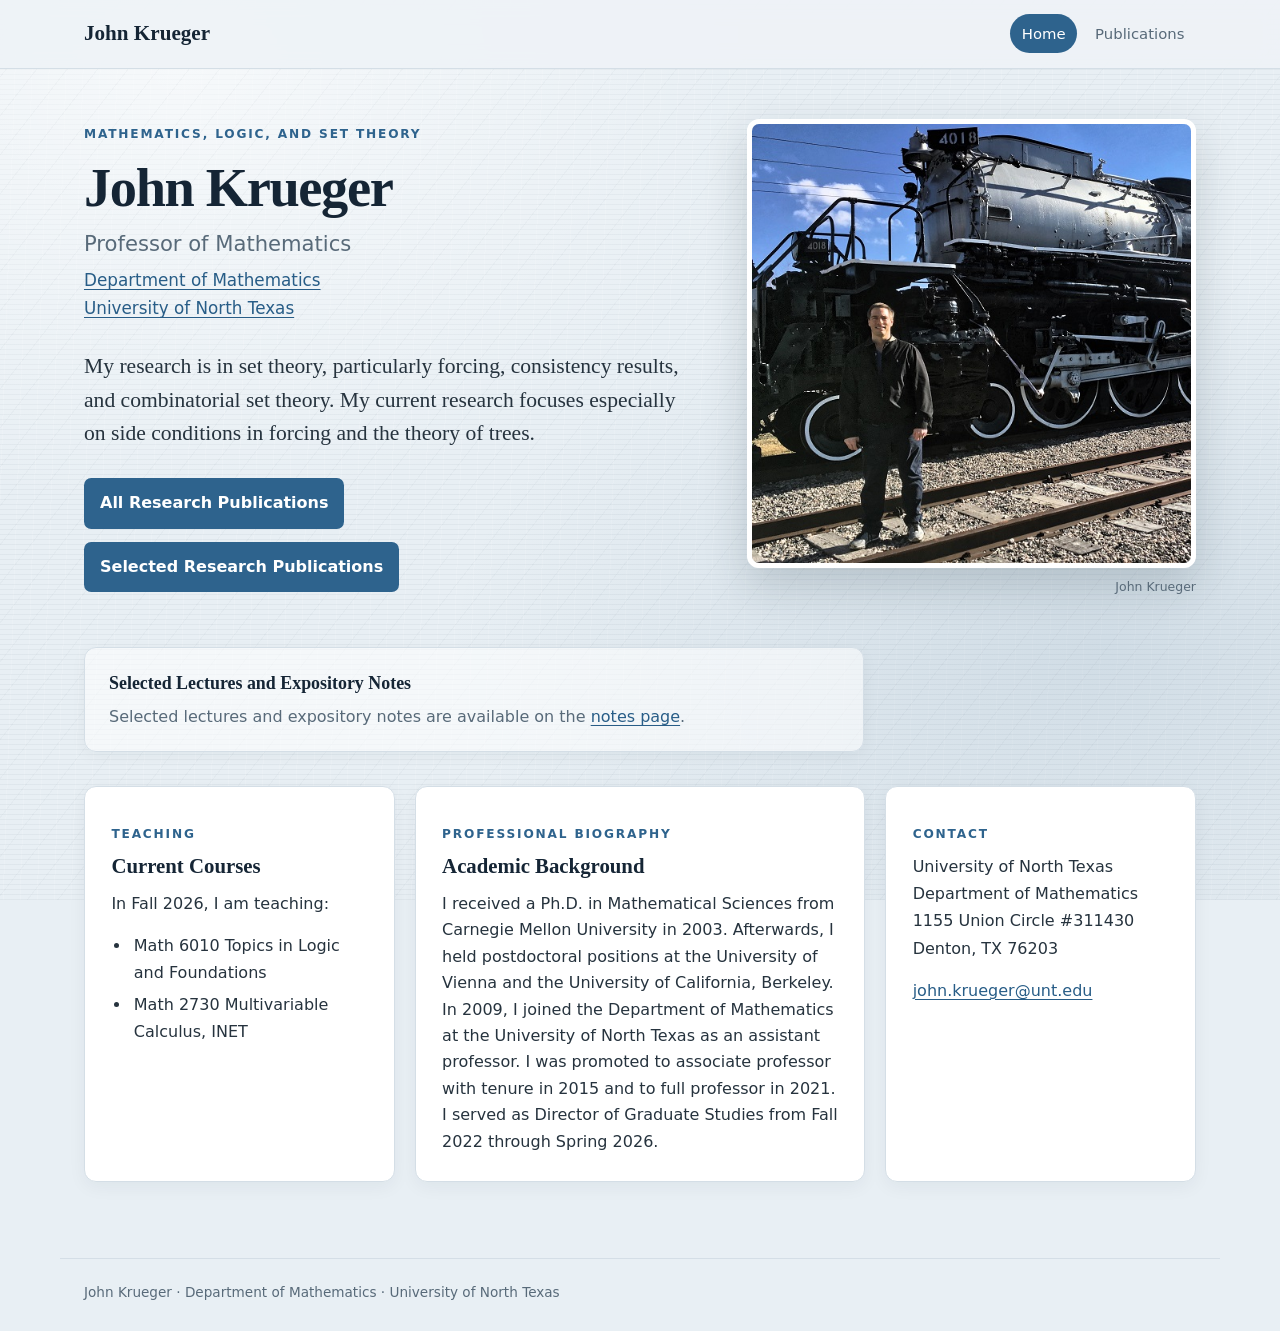
<file: index.html>
<!DOCTYPE html>

<html lang="en">
<head>
<meta charset="utf-8"/>
<meta content="width=device-width, initial-scale=1" name="viewport"/>
<meta content="John Krueger is Professor of Mathematics at the University of North Texas. His research focuses on set theory, forcing, consistency results, combinatorial set theory, side conditions in forcing, and the theory of trees." name="description"/>
<title>John Krueger | Professor of Mathematics | University of North Texas</title>
<link href="style.css" rel="stylesheet"/>
</head>
<body data-page="home">
<a class="skip-link" href="#main">Skip to content</a>
<header class="site-header">
<div class="header-inner">
<a class="site-name" href="/">John Krueger</a>
<nav aria-label="Main navigation" class="site-nav">
<a data-page="home" href="/">Home</a>
<a data-page="papers" href="papers.html">Publications</a>
</nav>
</div>
</header>
<main id="main">
<section class="hero">
<div class="hero-copy">
<p class="eyebrow" style="margin-bottom:0.8rem;display:block;">Mathematics, Logic, and Set Theory</p>
<h1>John Krueger</h1>
<p class="role">Professor of Mathematics</p>
<p class="institution"><a href="https://www.math.unt.edu/">Department of Mathematics</a><br/><a href="https://www.unt.edu/">University of North Texas</a></p>
<p class="intro">My research is in set theory, particularly forcing, consistency results, and combinatorial set theory. My current research focuses especially on side conditions in forcing and the theory of trees.</p>
<div class="hero-actions" style="flex-direction: column; align-items: flex-start;">
  <a class="button primary" href="papers.html">
    All Research Publications
  </a>
  <a class="button primary" href="selected.html">
    Selected Research Publications
  </a>
</div></div>
<figure class="portrait"><img alt="John Krueger standing in front of a historic steam locomotive" src="Dec18-2.jpg"/><figcaption>John Krueger</figcaption></figure>
</section>
<section aria-labelledby="notes-heading" class="notes-brief"><h2 id="notes-heading">Selected Lectures and Expository Notes</h2><p>Selected lectures and expository notes are available on the <a href="notes.html">notes page</a>.</p></section><section class="home-grid">
<article class="card teaching"><p class="section-label">Teaching</p><h2>Current Courses</h2><p>In Fall 2026, I am teaching:</p><ul><li>Math 6010 Topics in Logic and Foundations</li><li>Math 2730 Multivariable Calculus, INET</li></ul></article>
<article class="card biography"><p class="section-label">Professional Biography</p><h2>Academic Background</h2><p>I received a Ph.D. in Mathematical Sciences from Carnegie Mellon University in 2003. Afterwards, I held postdoctoral positions at the University of Vienna and the University of California, Berkeley. In 2009, I joined the Department of Mathematics at the University of North Texas as an assistant professor. I was promoted to associate professor with tenure in 2015 and to full professor in 2021. I served as Director of Graduate Studies from Fall 2022 through Spring 2026.</p></article>
<aside class="card contact"><p class="section-label">Contact</p><address>University of North Texas<br/>Department of Mathematics<br/>1155 Union Circle #311430<br/>Denton, TX 76203</address><p><a href="mailto:john.krueger@unt.edu">john.krueger@unt.edu</a></p></aside>
</section></main>
<footer class="site-footer"><div>John Krueger · Department of Mathematics · University of North Texas</div></footer>
</body>
</html>
</file>
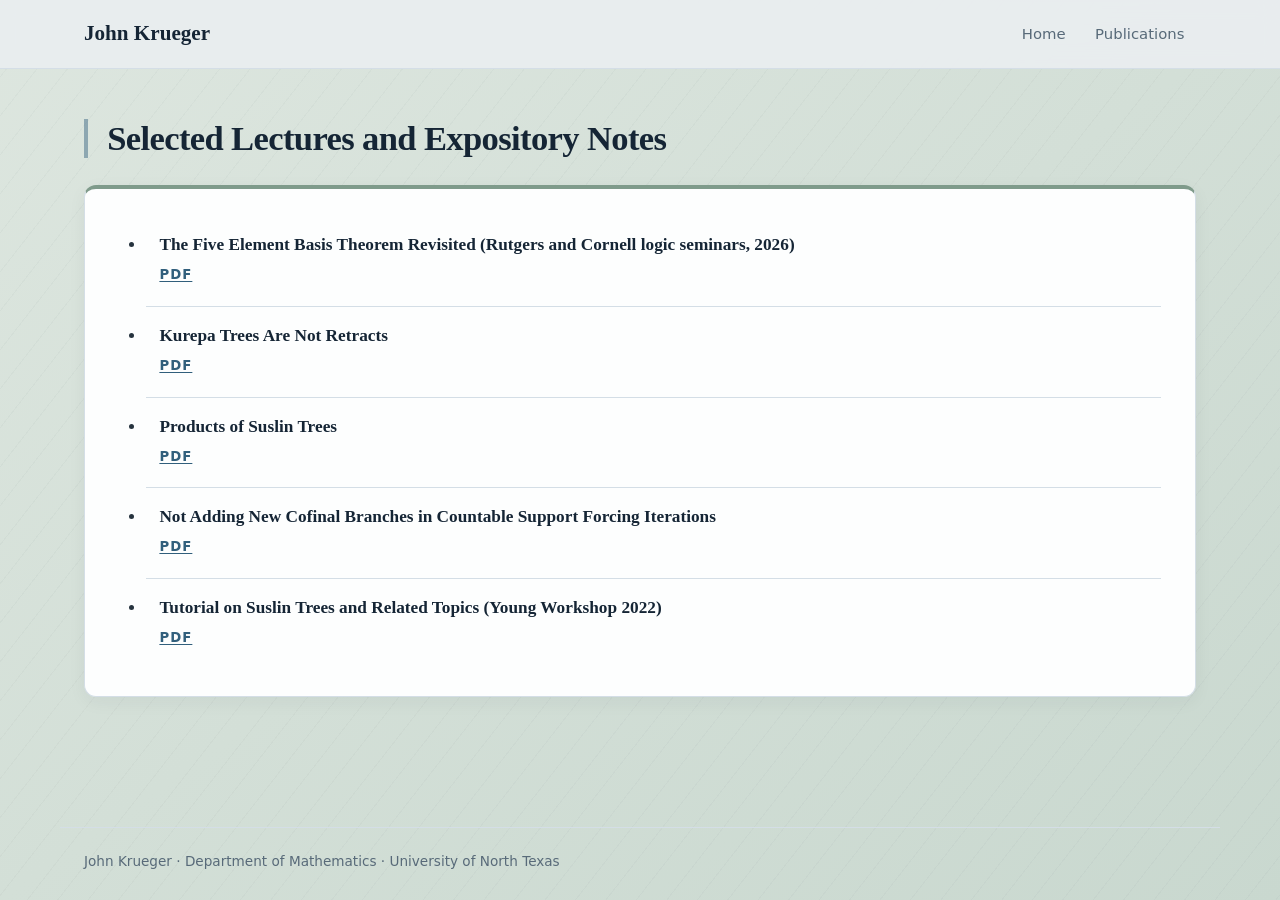
<file: notes.html>
<!DOCTYPE html>

<html lang="en">
<head>
<meta charset="utf-8"/>
<meta content="width=device-width, initial-scale=1" name="viewport"/>
<meta content="Selected lecture notes and expository notes by John Krueger on topics in set theory and mathematics." name="description"/>
<title>Lecture and Notes | John Krueger</title>
<link href="style.css" rel="stylesheet"/>
<style>.page-hero h1{font-size:2rem;white-space:nowrap;}@media(max-width:800px){.page-hero h1{white-space:normal;font-size:1.8rem;}}</style></head>
<body data-page="notes">
<a class="skip-link" href="#main">Skip to content</a>
<header class="site-header">
<div class="header-inner">
<a class="site-name" href="/">John Krueger</a>
<nav aria-label="Main navigation" class="site-nav">
<a data-page="home" href="/">Home</a>
<a data-page="papers" href="papers.html">Publications</a>
</nav>
</div>
</header>
<main id="main"><section class="page-hero"><h1>Selected Lectures and Expository Notes</h1></section><section class="content-panel"><ul class="notes-list">
<li><p><b><em>The Five Element Basis Theorem Revisited (Rutgers and Cornell logic seminars, 2026)</em></b><br/><a href="FEBTR.pdf">pdf</a></p></li>
<li><p><b><em>Kurepa Trees Are Not Retracts</em></b><br/><a href="notes3.pdf">pdf</a></p></li>
<li><p><b><em>Products of Suslin Trees</em></b><br/><a href="notes2.pdf">pdf</a></p></li>
<li><p><b><em>Not Adding New Cofinal Branches in Countable Support Forcing Iterations</em></b><br/><a href="notes1.pdf">pdf</a></p></li><li><p><b><em>Tutorial on Suslin Trees and Related Topics (Young  Workshop 2022)</em></b><br/><a href="Krueger_YSTW.pdf">pdf</a></p></li></ul></section></main>
<footer class="site-footer"><div>John Krueger · Department of Mathematics · University of North Texas</div></footer>
</body>
</html>
</file>
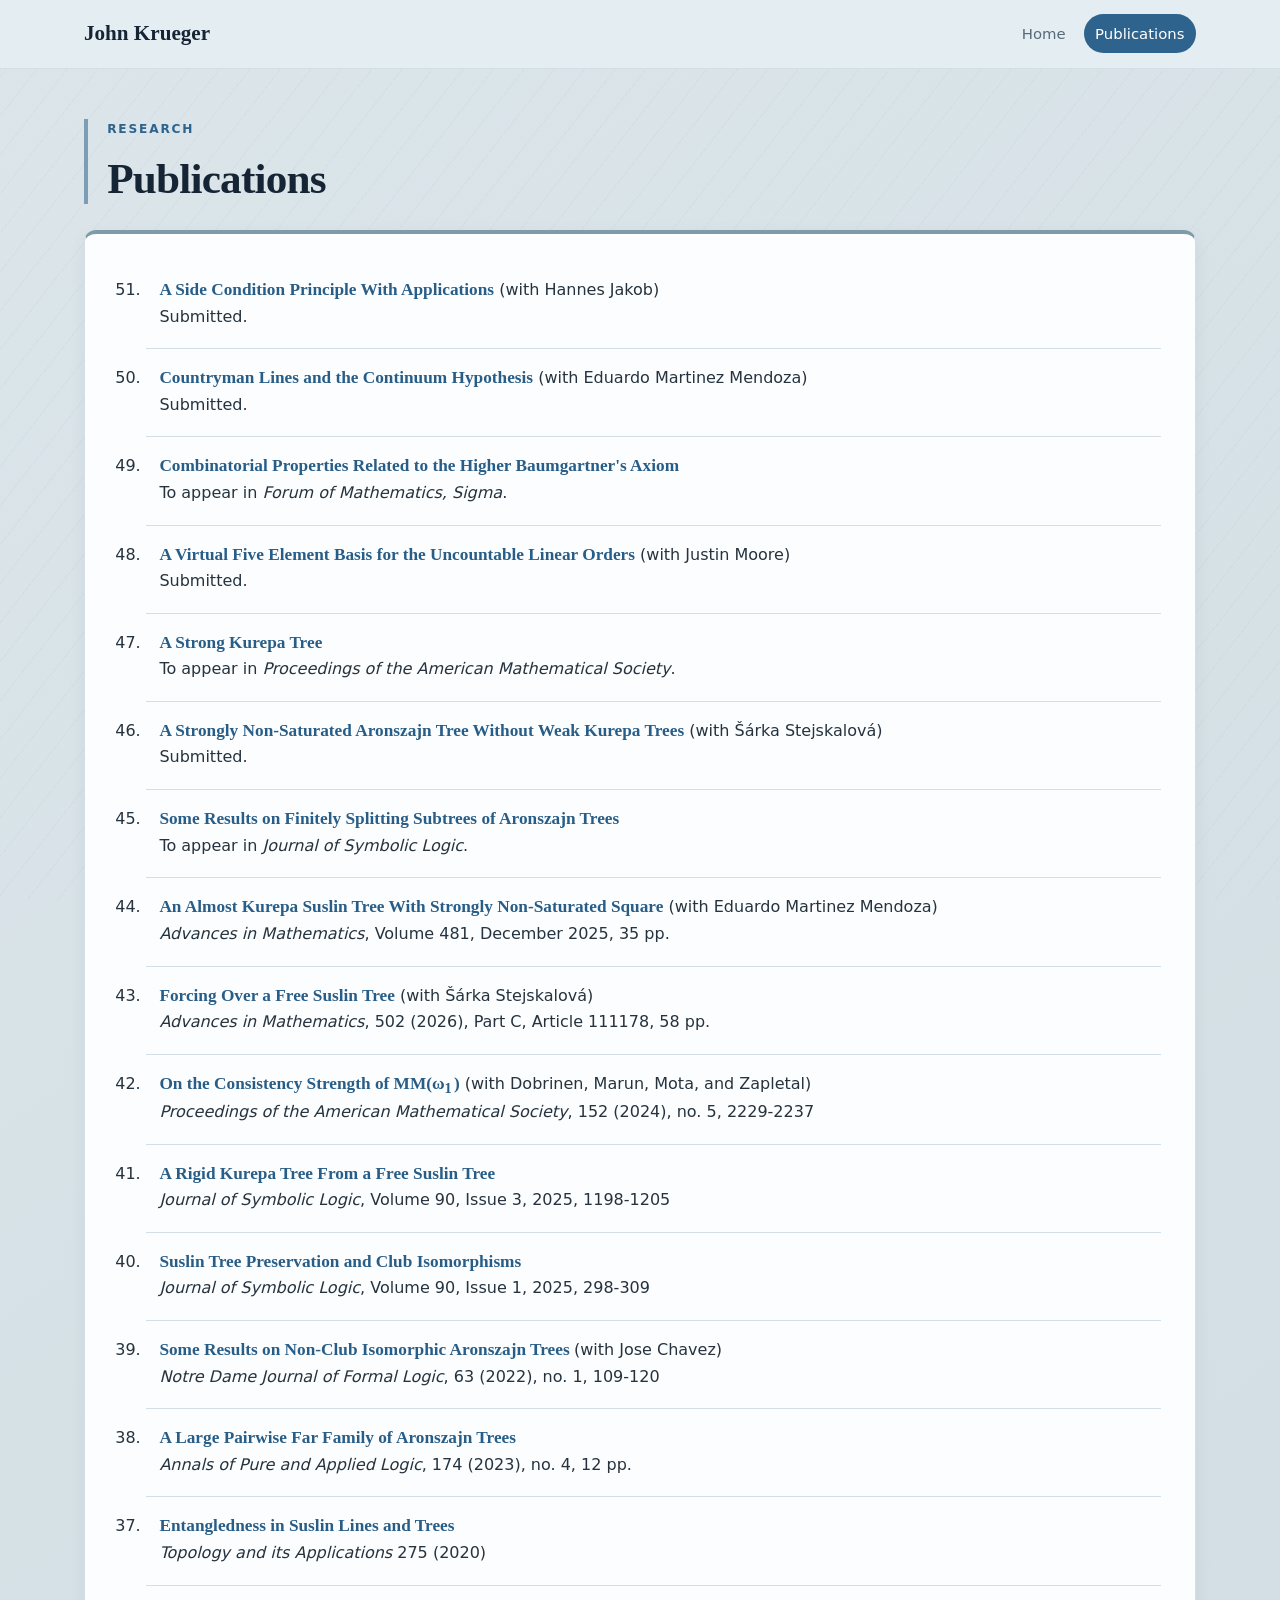
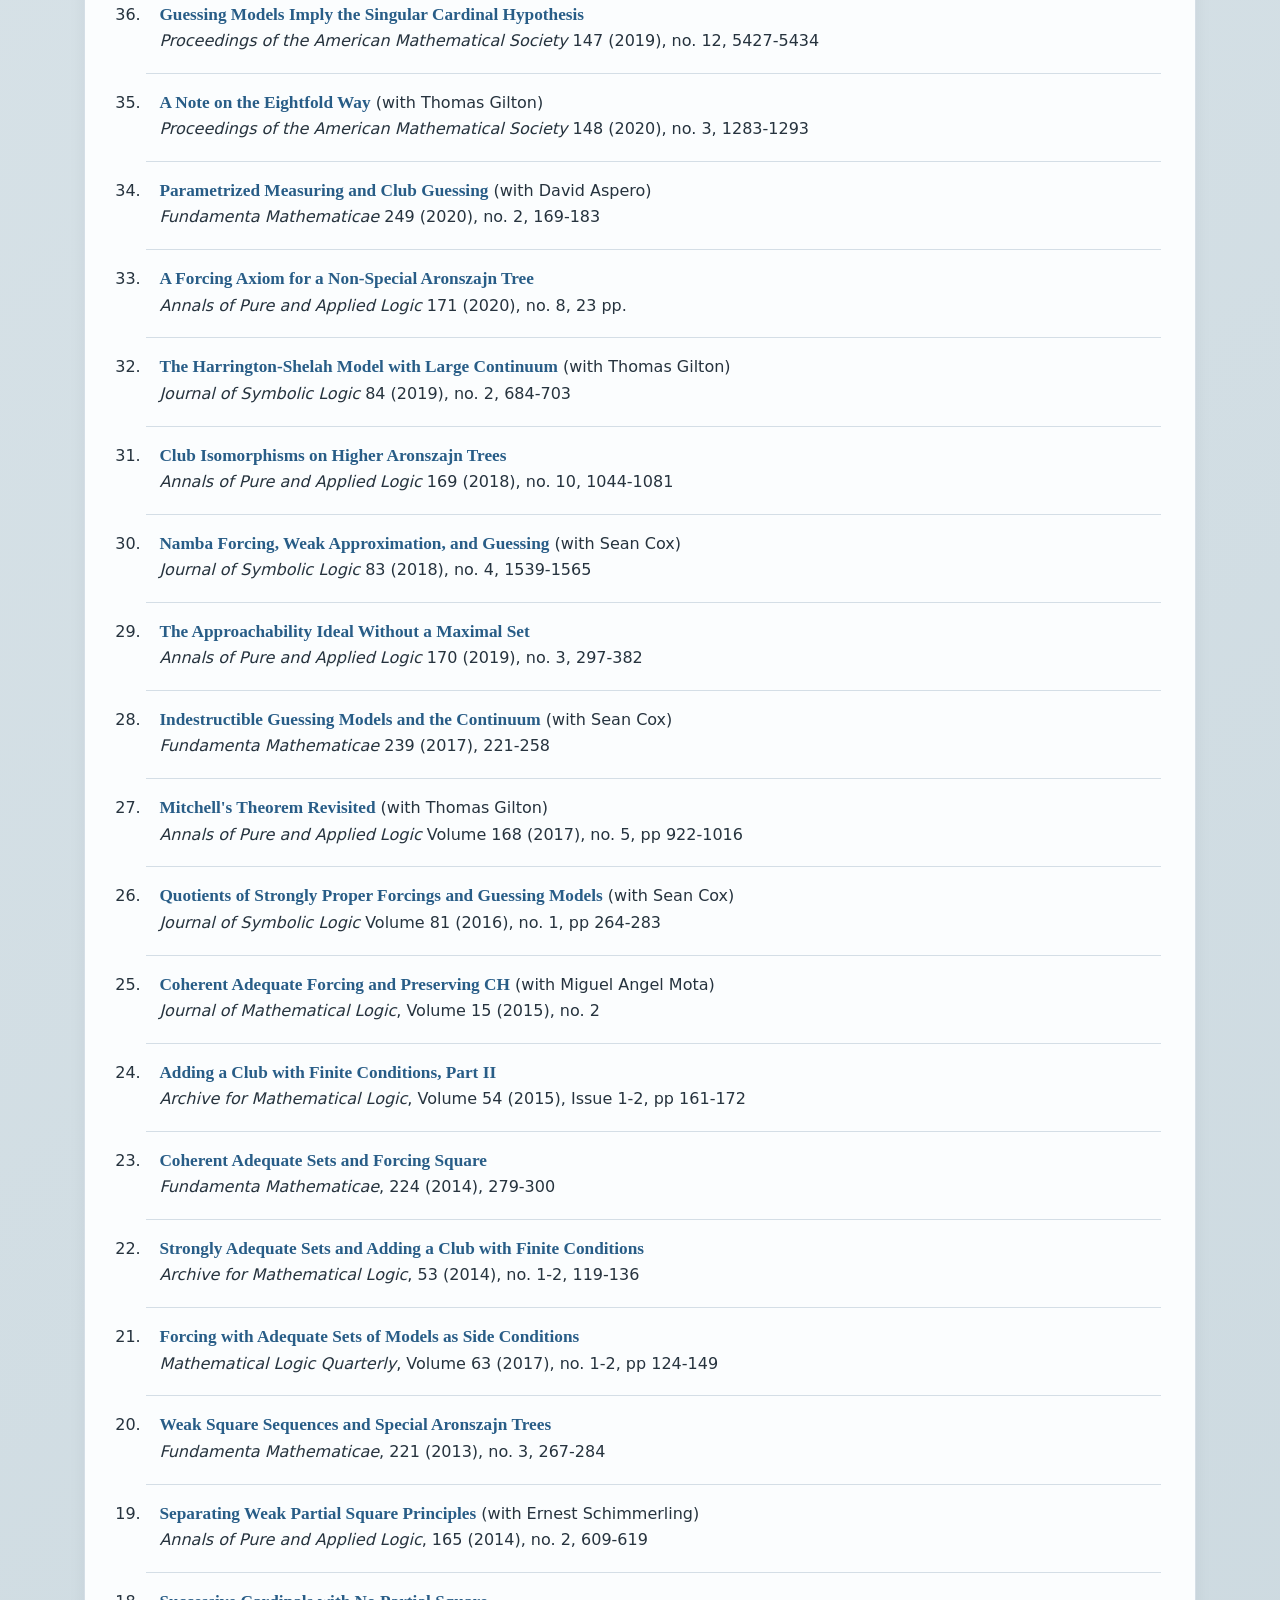
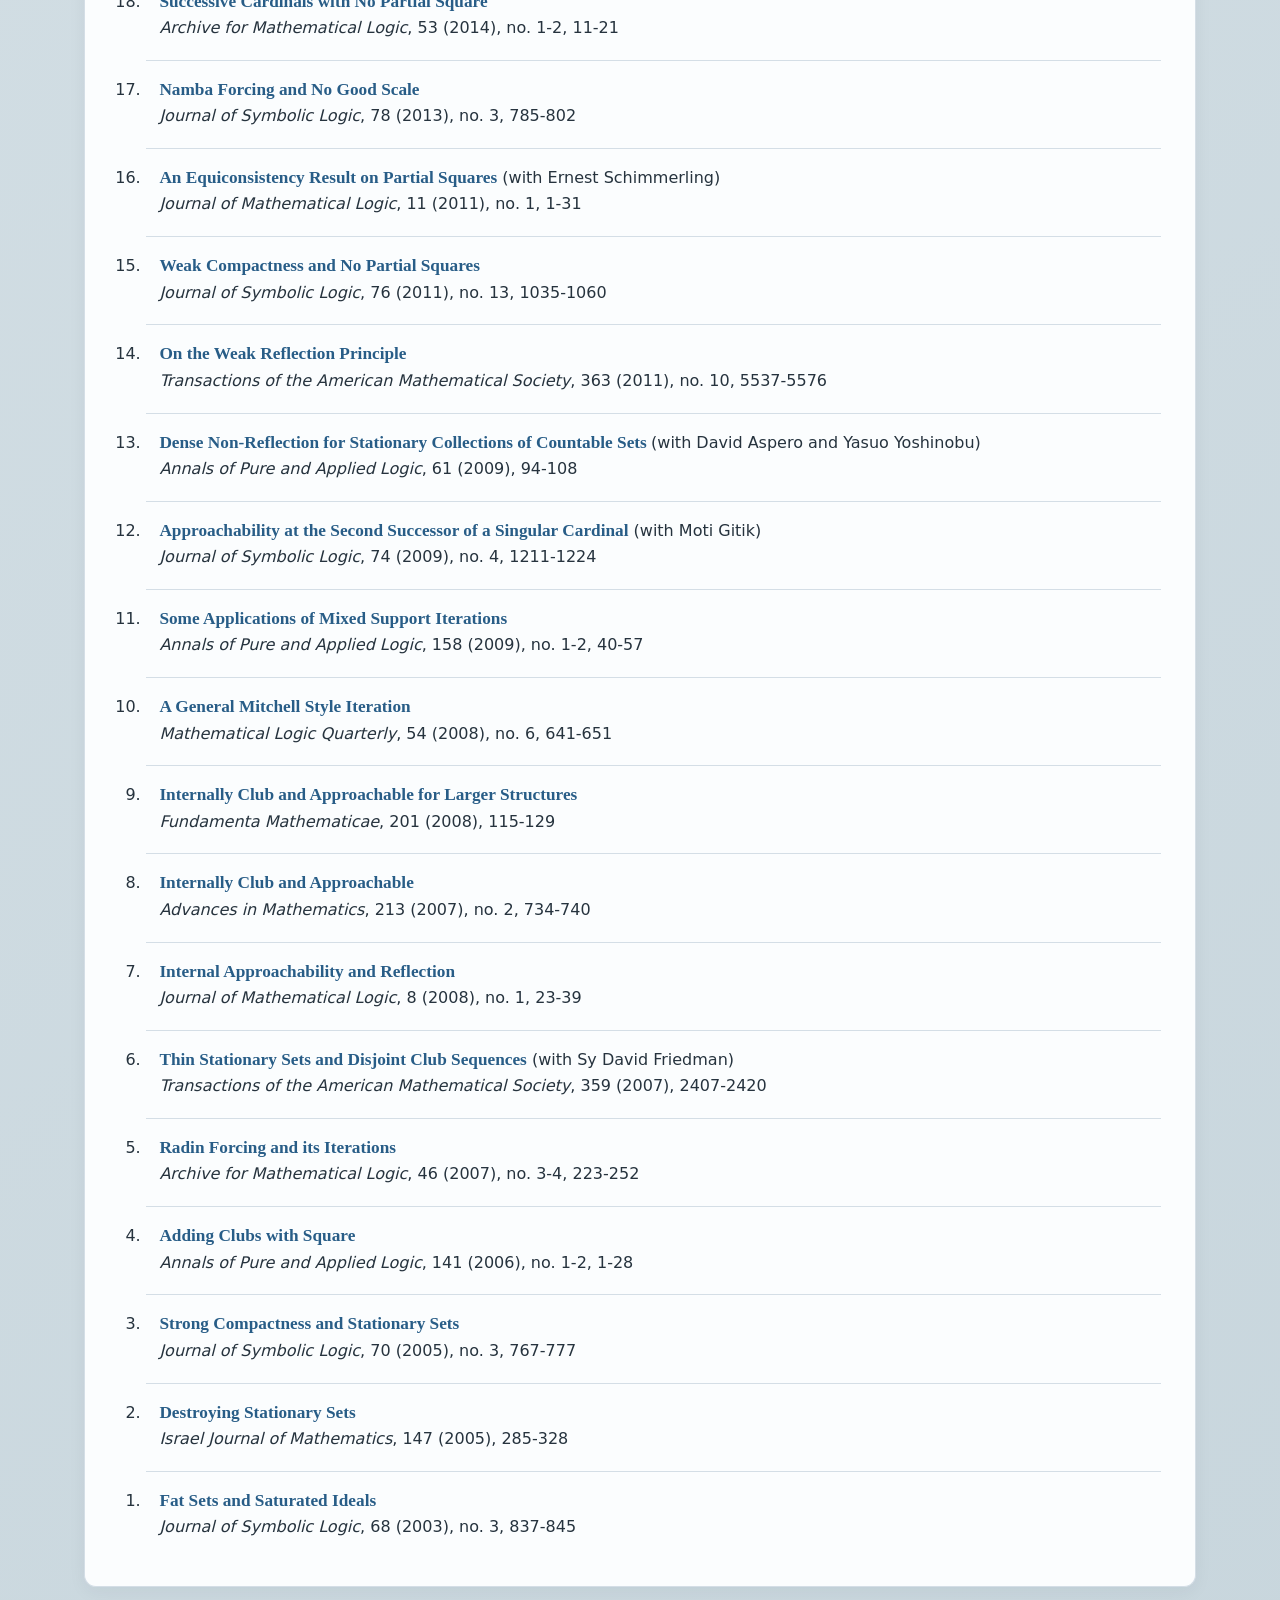
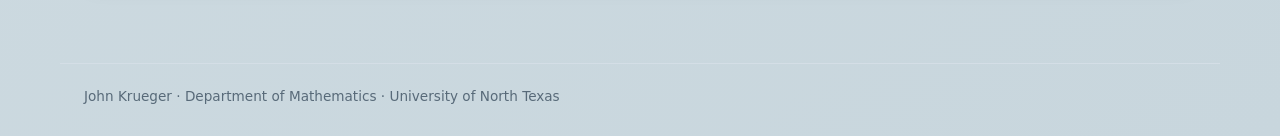
<file: papers.html>
<!DOCTYPE html>
<html lang="en">
<head>
<meta charset="utf-8"/>
<meta content="width=device-width, initial-scale=1" name="viewport"/>
<meta content="Research publications by John Krueger, Professor of Mathematics at the University of North Texas, specializing in set theory, forcing, and combinatorial set theory." name="description"/>
<title>Publications | John Krueger</title>
<link href="style.css" rel="stylesheet"/>
<style>
/* Make publication titles clickable while retaining their original typography. */
.publication-list b em a.paper-title {
  display:inline;
  margin:0;
  font:inherit;
  font-weight:inherit;
  text-transform:none;
  letter-spacing:normal;
  color:var(--link);
  text-decoration:none;
}
.publication-list b em a.paper-title:hover,
.publication-list b em a.paper-title:focus-visible {
  color:var(--accent);
  text-decoration:underline;
}
</style>
</head>
<body data-page="papers">
<a class="skip-link" href="#main">Skip to content</a>
<header class="site-header">
<div class="header-inner">
<a class="site-name" href="/">John Krueger</a>
<nav aria-label="Main navigation" class="site-nav">
<a data-page="home" href="/">Home</a>
<a data-page="papers" href="papers.html">Publications</a>
</nav>
</div>
</header>
<main id="main"><section class="page-hero"><p class="eyebrow">Research</p><h1>Publications</h1></section><section class="content-panel publication-panel"><ol class="publication-list" reversed=""><li><p>
<b><em><a class="paper-title" href="paper51.pdf">A Side Condition Principle With Applications</a></em></b> (with Hannes Jakob)<br/>
Submitted.
</p></li><li><p>
<b><em><a class="paper-title" href="paper50.pdf">Countryman Lines and the Continuum Hypothesis</a></em></b> (with Eduardo Martinez Mendoza)<br/>
Submitted.
</p></li><li><p>
<b><em><a class="paper-title" href="paper49.pdf">Combinatorial Properties Related to the Higher Baumgartner's Axiom</a></em></b><br/>
To appear in <em>Forum of Mathematics, Sigma</em>.
</p></li><li><p>
<b><em><a class="paper-title" href="paper48.pdf">A Virtual Five Element Basis for the Uncountable Linear Orders</a></em></b> (with Justin Moore)<br/>
Submitted.
</p></li><li><p>
<b><em><a class="paper-title" href="paper47.pdf">A Strong Kurepa Tree</a></em></b><br/>
To appear in <em>Proceedings of the American Mathematical Society</em>.
</p></li><li><p>
<b><em><a class="paper-title" href="paper46.pdf">A Strongly Non-Saturated Aronszajn Tree Without Weak Kurepa Trees</a></em></b>
(with Šárka Stejskalová)<br/>
Submitted.
</p></li><li><p>
<b><em><a class="paper-title" href="paper45.pdf">Some Results on Finitely Splitting Subtrees of Aronszajn Trees</a></em></b><br/>
To appear in <em>Journal of Symbolic Logic</em>.
</p></li><li><p>
<b><em><a class="paper-title" href="paper44.pdf">An Almost Kurepa Suslin Tree With Strongly Non-Saturated Square</a></em></b>
(with Eduardo Martinez Mendoza)<br/>
<em>Advances in Mathematics</em>, Volume 481, December 2025, 35 pp.
</p></li><li><p>
<b><em><a class="paper-title" href="paper43.pdf">Forcing Over a Free Suslin Tree</a></em></b>
(with Šárka Stejskalová)<br/>
<em>Advances in Mathematics</em>, 502 (2026), Part C, Article 111178, 58 pp.
</p></li><li><p>
<b><em><a class="paper-title" href="paper42.pdf">On the Consistency Strength of MM(ω<sub>1</sub><span style="font-size: .5em;"> </span>)</a></em></b> (with Dobrinen, Marun, Mota, and Zapletal)<br/>
<em>Proceedings of the American Mathematical Society</em>, 152 (2024), no. 5, 2229-2237
</p></li><li><p>
<b><em><a class="paper-title" href="paper41.pdf">A Rigid Kurepa Tree From a Free Suslin Tree</a></em></b><br/>
<em>Journal of Symbolic Logic</em>, Volume 90, Issue 3, 2025, 1198-1205
</p></li><li><p>
<b><em><a class="paper-title" href="paper40.pdf">Suslin Tree Preservation and Club Isomorphisms</a></em></b><br/>
<em>Journal of Symbolic Logic</em>, Volume 90, Issue 1, 2025, 298-309
</p></li><li><p>
<b><em><a class="paper-title" href="paper39.pdf">Some Results on Non-Club Isomorphic Aronszajn Trees </a></em></b>(with Jose Chavez)<br/>
<em>Notre Dame Journal of Formal Logic</em>, 63 (2022), no. 1, 109-120
</p></li><li><p>
<b><em><a class="paper-title" href="paper38.pdf">A Large Pairwise Far Family of Aronszajn Trees</a></em></b><br/>
<em>Annals of Pure and Applied Logic</em>, 174 (2023), no. 4, 12 pp.
</p></li><li><p>
<b><em><a class="paper-title" href="paper37.pdf">Entangledness in Suslin Lines and Trees</a></em></b><br/>
<em>Topology and its Applications</em> 275 (2020)
</p></li><li><p>
<b><em><a class="paper-title" href="paper36.pdf">Guessing Models Imply the Singular Cardinal Hypothesis</a></em></b><br/>
<em>Proceedings of the American Mathematical Society</em> 147 (2019), no. 12, 5427-5434
</p></li><li><p>
<b><em><a class="paper-title" href="paper35.pdf">A Note on the Eightfold Way</a></em></b> (with Thomas Gilton)<br/>
<em>Proceedings of the American Mathematical Society</em> 148 (2020), no. 3, 1283-1293
</p></li><li><p>
<b><em><a class="paper-title" href="paper34.pdf">Parametrized Measuring and Club Guessing</a></em></b> (with David Aspero)<br/>
<em>Fundamenta Mathematicae</em> 249 (2020), no. 2, 169-183
</p></li><li><p>
<b><em><a class="paper-title" href="paper33.pdf">A Forcing Axiom for a Non-Special Aronszajn Tree</a></em></b><br/>
<em>Annals of Pure and Applied Logic</em> 171 (2020), no. 8, 23 pp. 
</p></li><li><p>
<b><em><a class="paper-title" href="paper32.pdf">The Harrington-Shelah Model with Large Continuum</a></em></b> (with Thomas Gilton)<br/>
<em>Journal of Symbolic Logic</em> 84 (2019), no. 2, 684-703
</p></li><li><p>
<b><em><a class="paper-title" href="paper31.pdf">Club Isomorphisms on Higher Aronszajn Trees</a></em></b><br/>
<em>Annals of Pure and Applied Logic</em> 169 (2018), no. 10, 1044-1081
</p></li><li><p>
<b><em><a class="paper-title" href="paper30.pdf">Namba Forcing, Weak Approximation, and Guessing</a></em></b> (with Sean Cox)<br/>
<em>Journal of Symbolic Logic</em> 83 (2018), no. 4, 1539-1565
</p></li><li><p>
<b><em><a class="paper-title" href="paper29.pdf">The Approachability Ideal Without a Maximal Set</a></em></b><br/>
<em>Annals of Pure and Applied Logic</em> 170 (2019), no. 3, 297-382
</p></li><li><p>
<b><em><a class="paper-title" href="paper28.pdf">Indestructible Guessing Models and the Continuum</a></em></b> (with Sean Cox)<br/>
<em>Fundamenta Mathematicae</em> 239 (2017), 221-258
</p></li><li><p>
<b><em><a class="paper-title" href="paper27.pdf">Mitchell's Theorem Revisited</a></em></b> (with Thomas Gilton)<br/>
<em>Annals of Pure and Applied Logic</em>
Volume 168 (2017), no. 5, pp 922-1016
</p></li><li><p>
<b><em><a class="paper-title" href="paper26.pdf">Quotients of Strongly Proper Forcings and Guessing Models</a></em></b> (with Sean Cox)<br/>
<em>Journal of Symbolic Logic</em>
Volume 81 (2016), no. 1, pp 264-283
</p></li><li><p>
<b><em><a class="paper-title" href="paper25.pdf">Coherent Adequate Forcing and Preserving CH</a></em></b> (with Miguel Angel Mota)<br/>
<em>Journal of Mathematical Logic</em>,
Volume 15 (2015), no. 2
</p></li><li><p>
<b><em><a class="paper-title" href="paper24.pdf">Adding a Club with Finite Conditions, Part II</a></em></b><br/>
<em>Archive for Mathematical Logic</em>,
Volume 54 (2015), Issue 1-2, pp 161-172
</p></li><li><p>
<b><em><a class="paper-title" href="paper23.pdf">Coherent Adequate Sets and Forcing Square</a></em></b><br/>
<em>Fundamenta Mathematicae</em>, 224 (2014), 279-300
</p></li><li><p>
<b><em><a class="paper-title" href="paper22.pdf">Strongly Adequate Sets and Adding a Club with
Finite Conditions</a></em></b><br/>
<em>Archive for Mathematical Logic</em>, 53 (2014), no. 1-2, 119-136
</p></li><li><p>
<b><em><a class="paper-title" href="paper21.pdf">Forcing with Adequate Sets of Models as Side Conditions</a></em></b><br/>
<em>Mathematical Logic Quarterly</em>,
Volume 63 (2017), no. 1-2, pp 124-149
</p></li><li><p>
<b><em><a class="paper-title" href="paper20.pdf">Weak Square Sequences and
Special Aronszajn Trees</a></em></b><br/>
<em>Fundamenta Mathematicae</em>, 221 (2013), no. 3, 267-284
</p></li><li><p>
<b><em><a class="paper-title" href="paper19.pdf">Separating Weak Partial Square
Principles</a></em></b> (with Ernest Schimmerling)<br/>
<em>Annals of Pure and Applied Logic</em>, 165 (2014), no. 2, 609-619
</p></li><li><p>
<b><em><a class="paper-title" href="paper18.pdf">Successive Cardinals with No Partial Square</a></em></b><br/>
<em>Archive for Mathematical Logic</em>, 53 (2014), no. 1-2, 11-21
</p></li><li><p>
<b><em><a class="paper-title" href="paper17.pdf">Namba Forcing and No Good Scale</a></em></b><br/>
<em>Journal of Symbolic Logic</em>, 78 (2013), no. 3, 785-802
</p></li><li><p>
<b><em><a class="paper-title" href="paper16.pdf">An Equiconsistency Result on Partial Squares</a></em></b>
(with Ernest Schimmerling)<br/>
<em>Journal of Mathematical Logic</em>,
11 (2011), no. 1, 1-31
</p></li><li><p>
<b><em><a class="paper-title" href="paper15.pdf">Weak Compactness and No Partial Squares</a></em></b><br/>
<em>Journal of Symbolic Logic</em>, 76 (2011), no. 13,
1035-1060
</p></li><li><p>
<b><em><a class="paper-title" href="paper14.pdf">On the Weak Reflection Principle</a></em></b><br/>
<em>Transactions of the American Mathematical
Society</em>, 363 (2011), no. 10, 5537-5576
</p></li><li><p>
<b><em><a class="paper-title" href="paper13.pdf">Dense Non-Reflection for Stationary Collections of Countable Sets
</a></em></b>(with David Aspero and Yasuo Yoshinobu)<br/>
<em>Annals of Pure and Applied Logic</em>, 61 (2009), 94-108
</p></li><li><p>
<b><em><a class="paper-title" href="paper12.pdf">Approachability at the Second Successor of a Singular Cardinal</a></em></b>
(with Moti Gitik)<br/>
<em>Journal of Symbolic Logic</em>, 74 (2009), no. 4, 1211-1224 
</p></li><li><p>
<b><em><a class="paper-title" href="paper11.pdf">Some Applications of Mixed Support Iterations</a></em></b> <br/>
<em>Annals of Pure and Applied Logic</em>, 158 (2009), no. 1-2, 40-57
</p></li><li><p>
<b><em><a class="paper-title" href="paper10.pdf">A General Mitchell Style Iteration</a></em></b> <br/>
<em>Mathematical Logic Quarterly</em>, 54 (2008), no. 6, 641-651
</p></li><li><p>
<b><em><a class="paper-title" href="paper9.pdf">Internally Club and Approachable for Larger Structures</a></em></b> <br/>
<em>Fundamenta Mathematicae</em>, 201 (2008), 115-129
</p></li><li><p>
<b><em><a class="paper-title" href="paper8.pdf">Internally Club and Approachable</a></em></b> <br/>
<em>Advances in Mathematics</em>, 213 (2007), no. 2, 734-740
</p></li><li><p>
<b><em><a class="paper-title" href="paper7.pdf">Internal Approachability and Reflection</a></em></b><br/>
<em>Journal of Mathematical Logic</em>, 8 (2008), no. 1, 23-39
</p></li><li><p>
<b><em><a class="paper-title" href="paper6.pdf">Thin Stationary Sets and Disjoint Club Sequences</a></em></b>
(with Sy David Friedman) <br/>
<em>Transactions of the American Mathematical Society</em>,
359 (2007), 2407-2420
</p></li><li><p>
<b><em><a class="paper-title" href="paper5.pdf">Radin Forcing and its Iterations</a></em></b><br/>
<em>Archive for Mathematical Logic</em>, 46 (2007), no. 3-4, 223-252
</p></li><li><p>
<b><em><a class="paper-title" href="paper4.pdf">Adding Clubs with Square</a></em></b> <br/>
<em>Annals of Pure and Applied Logic</em>, 141 (2006), no. 1-2, 1-28
</p></li><li><p>
<b><em><a class="paper-title" href="paper3.pdf">Strong Compactness and Stationary Sets</a></em></b> <br/>
<em>Journal of Symbolic Logic</em>, 70 (2005), no. 3, 767-777
</p></li><li><p>
<b><em><a class="paper-title" href="paper2.pdf">Destroying Stationary Sets</a></em></b> <br/>
<em>Israel Journal of Mathematics</em>, 147 (2005), 285-328
</p></li><li><p>
<b><em><a class="paper-title" href="paper1.pdf">Fat Sets and Saturated Ideals</a></em></b> <br/>
<em>Journal of Symbolic Logic</em>, 68 (2003), no. 3, 837-845
</p></li></ol></section></main>
<footer class="site-footer"><div>John Krueger · Department of Mathematics · University of North Texas</div></footer>
</body>
</html>
</file>
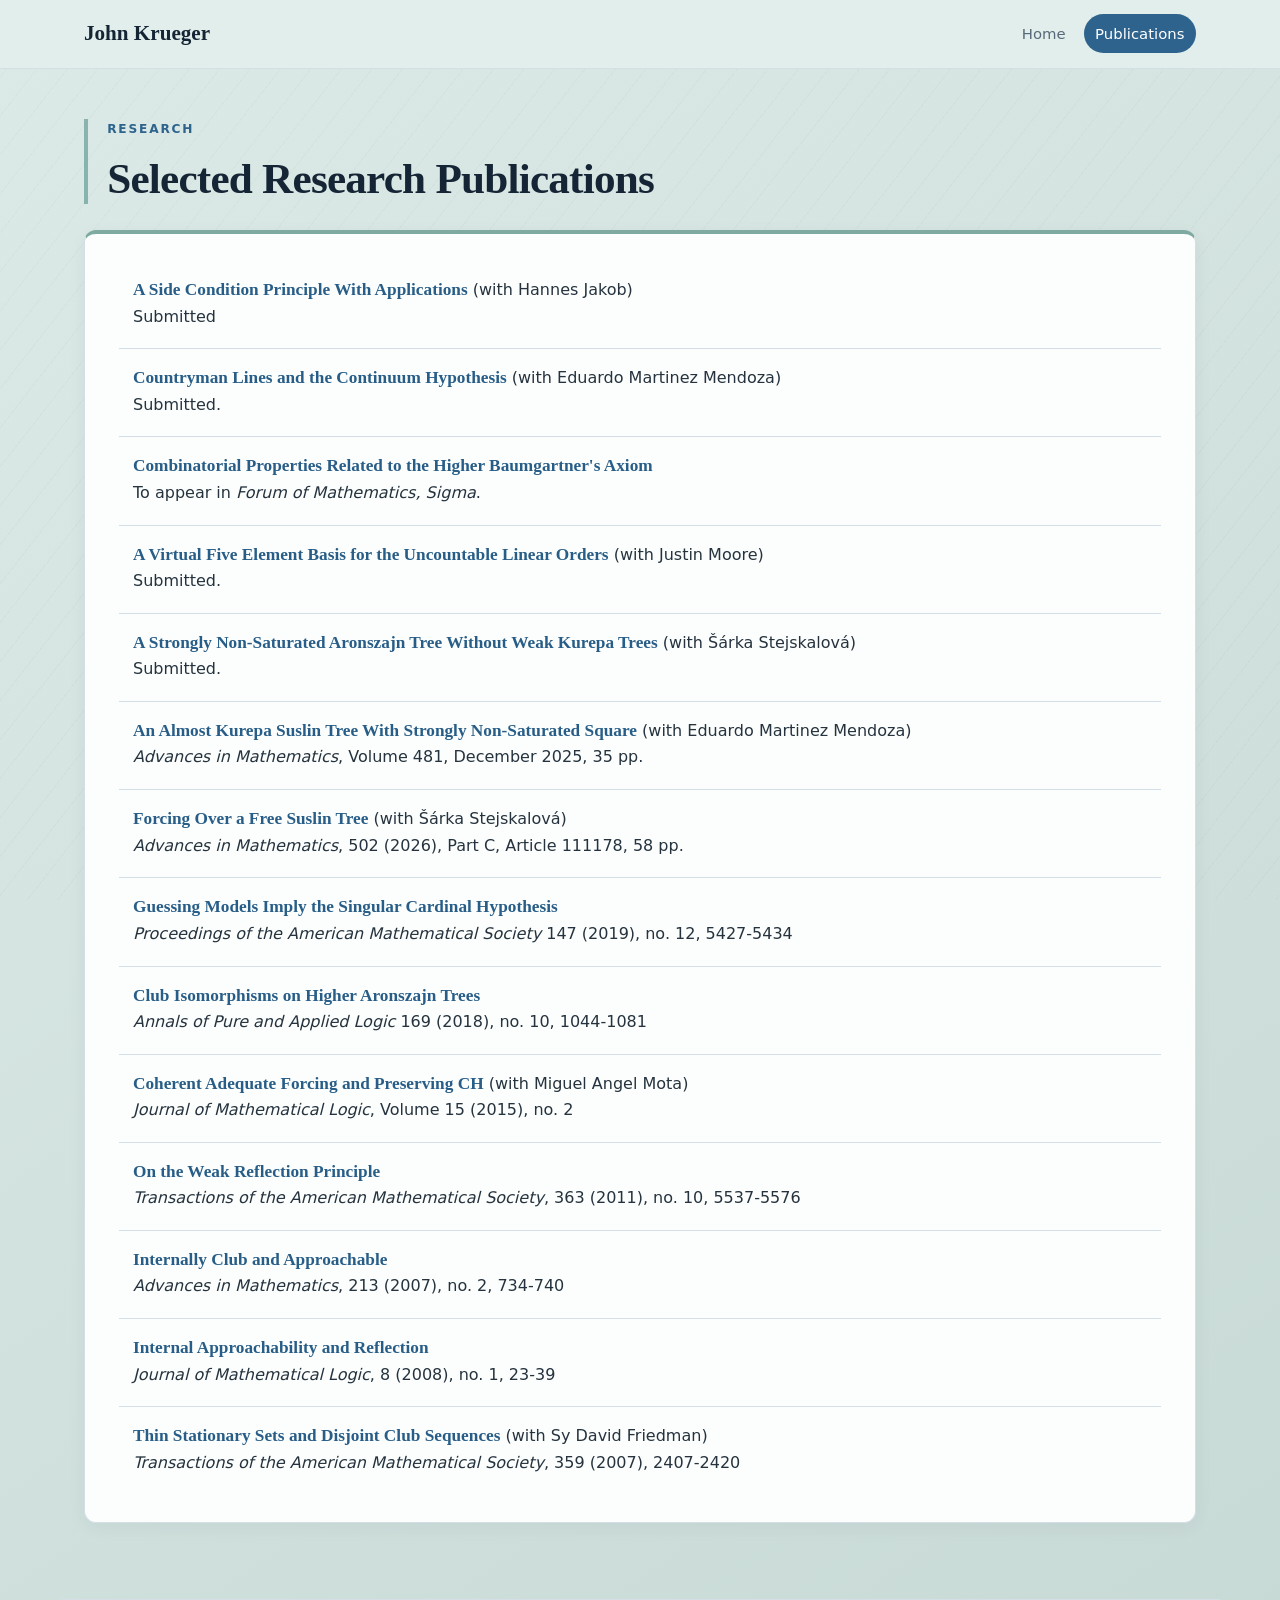
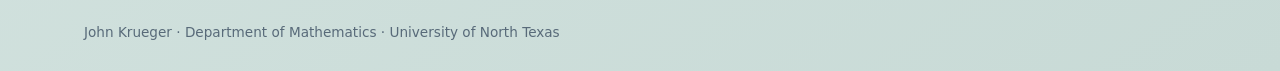
<file: selected.html>
<!DOCTYPE html>
<html lang="en">
<head>
<meta charset="utf-8"/>
<meta content="width=device-width, initial-scale=1" name="viewport"/>
<meta content="Selected research publications by John Krueger, Professor of Mathematics at the University of North Texas." name="description"/>
<title>Selected Research Publications | John Krueger</title>
<link href="style.css" rel="stylesheet"/>
<style>
/* Use the same layout and type styling as papers.html. Only the background
   color, list numbering, and linked paper titles differ. */
body[data-page="papers"].selected-publications {
  --bg:#e2eeeb;
  --header:rgba(226,238,235,.94);
  --panel:#fbfefd;
  --soft:#d8e9e4;
  background:linear-gradient(145deg,#dceae7 0%,#c8dad6 100%) !important;
}
body[data-page="papers"].selected-publications .content-panel {
  border-top-color:#7faaa2;
}
body[data-page="papers"].selected-publications .page-hero {
  border-left-color:rgba(68,137,127,.55);
}
/* No numbers or bullets; same publication spacing and typography. */
.selected-list {
  list-style:none;
  padding-left:0;
}
/* Linked titles have the same appearance as titles on papers.html. */
.selected-list b em a {
  display:inline;
  margin:0;
  font-family:inherit;
  font-size:inherit;
  font-weight:inherit;
  letter-spacing:inherit;
  text-transform:none;
  color:var(--link);
  text-decoration:none;
}
.selected-list b em a:hover,
.selected-list b em a:focus-visible {
  color:var(--accent);
  text-decoration:underline;
}
</style>
</head>
<body data-page="papers" class="selected-publications">
<a class="skip-link" href="#main">Skip to content</a>
<header class="site-header">
<div class="header-inner">
<a class="site-name" href="/">John Krueger</a>
<nav aria-label="Main navigation" class="site-nav">
<a data-page="home" href="/">Home</a>
<a data-page="papers" href="papers.html">Publications</a>
</nav>
</div>
</header>
<main id="main"><section class="page-hero"><p class="eyebrow">Research</p><h1>Selected Research Publications</h1></section><section class="content-panel publication-panel"><ul class="publication-list selected-list">
<li><p>
<b><em><a class="paper-title" href="paper51.pdf">A Side Condition Principle With Applications</a></em></b> (with Hannes Jakob)<br/>
Submitted
</p></li><li><p>
<b><em><a href="paper50.pdf">Countryman Lines and the Continuum Hypothesis</a></em></b> (with Eduardo Martinez Mendoza)<br/>
          Submitted.
</p></li>
<li><p>
<b><em><a href="paper49.pdf">Combinatorial Properties Related to the Higher Baumgartner's Axiom</a></em></b><br/>
          To appear in <em>Forum of Mathematics, Sigma</em>.
</p></li>
<li><p>
<b><em><a href="paper48.pdf">A Virtual Five Element Basis for the Uncountable Linear Orders</a></em></b> (with Justin Moore)<br/>
          Submitted.
</p></li>
<li><p>
<b><em><a href="paper46.pdf">A Strongly Non-Saturated Aronszajn Tree Without Weak Kurepa Trees</a></em></b> (with Šárka Stejskalová)<br/>
          Submitted.
</p></li>
<li><p>
<b><em><a href="paper44.pdf">An Almost Kurepa Suslin Tree With Strongly Non-Saturated Square</a></em></b> (with Eduardo Martinez Mendoza)<br/>
<em>Advances in Mathematics</em>, Volume 481, December 2025, 35 pp.
</p></li>
<li><p>
<b><em><a href="paper43.pdf">Forcing Over a Free Suslin Tree</a></em></b> (with Šárka Stejskalová)<br/>
<em>Advances in Mathematics</em>, 502 (2026), Part C, Article 111178, 58 pp.
</p></li>
<li><p>
<b><em><a href="paper36.pdf">Guessing Models Imply the Singular Cardinal Hypothesis</a></em></b><br/>
<em>Proceedings of the American Mathematical Society</em> 147 (2019), no. 12, 5427-5434
</p></li>
<li><p>
<b><em><a href="paper31.pdf">Club Isomorphisms on Higher Aronszajn Trees</a></em></b><br/>
<em>Annals of Pure and Applied Logic</em> 169 (2018), no. 10, 1044-1081
</p></li>
<li><p>
<b><em><a href="paper25.pdf">Coherent Adequate Forcing and Preserving CH</a></em></b> (with Miguel Angel Mota)<br/>
<em>Journal of Mathematical Logic</em>, Volume 15 (2015), no. 2
</p></li>
<li><p>
<b><em><a href="paper14.pdf">On the Weak Reflection Principle</a></em></b><br/>
<em>Transactions of the American Mathematical Society</em>, 363 (2011), no. 10, 5537-5576
</p></li>
<li><p>
<b><em><a href="paper8.pdf">Internally Club and Approachable</a></em></b><br/>
<em>Advances in Mathematics</em>, 213 (2007), no. 2, 734-740
</p></li>
<li><p>
<b><em><a href="paper7.pdf">Internal Approachability and Reflection</a></em></b><br/>
<em>Journal of Mathematical Logic</em>, 8 (2008), no. 1, 23-39
</p></li>
<li><p>
<b><em><a href="paper6.pdf">Thin Stationary Sets and Disjoint Club Sequences</a></em></b> (with Sy David Friedman)<br/>
<em>Transactions of the American Mathematical Society</em>, 359 (2007), 2407-2420
</p></li>
</ul></section></main>
<footer class="site-footer"><div>John Krueger · Department of Mathematics · University of North Texas</div></footer>
</body>
</html>
</file>
<file: style.css>
*{box-sizing:border-box}html{scroll-behavior:smooth}body{margin:0;font-family:Inter,ui-sans-serif,system-ui,-apple-system,"Segoe UI",sans-serif;background:var(--bg);color:var(--text);line-height:1.65}a{color:var(--link);text-decoration-thickness:.08em;text-underline-offset:.18em}a:hover{color:var(--accent)}.skip-link{position:absolute;left:-9999px}.skip-link:focus{left:1rem;top:1rem;background:white;padding:.6rem 1rem;z-index:20}.site-header{background:var(--header);border-bottom:1px solid var(--border);position:sticky;top:0;z-index:10;backdrop-filter:blur(10px)}.header-inner{max-width:1160px;margin:auto;padding:.9rem 1.5rem;display:flex;align-items:center;justify-content:space-between;gap:2rem}.site-name{font-family:Georgia,serif;font-size:1.32rem;font-weight:700;color:var(--heading);text-decoration:none}.site-nav{display:flex;gap:.4rem;flex-wrap:wrap}.site-nav a{padding:.45rem .72rem;border-radius:999px;text-decoration:none;color:var(--muted);font-size:.93rem}.site-nav a:hover,.site-nav a:focus{background:var(--soft);color:var(--heading)}body[data-page="home"] .site-nav [data-page="home"],body[data-page="papers"] .site-nav [data-page="papers"],body[data-page="notes"] .site-nav [data-page="notes"]{background:var(--accent);color:var(--on-accent)}main{max-width:1160px;margin:auto;padding:3.5rem 1.5rem 5rem}.hero{display:grid;grid-template-columns:minmax(0,1.15fr) minmax(300px,.85fr);gap:4rem;align-items:center}.eyebrow,.section-label{text-transform:uppercase;letter-spacing:.15em;font-size:.76rem;font-weight:800;color:var(--accent);margin:0 0 .7rem}.hero h1,.page-hero h1{font-family:Georgia,serif;color:var(--heading);font-weight:700;line-height:1.05;margin:.1rem 0}.hero h1{font-size:clamp(3rem,7vw,5.8rem)}.role{font-size:1.32rem;margin:.8rem 0 .1rem;color:var(--muted)}.institution{font-size:1.05rem}.intro{font-family:Georgia,serif;font-size:1.35rem;line-height:1.55;max-width:690px;margin:2rem 0}.hero-actions{display:flex;gap:.8rem;flex-wrap:wrap}.button{display:inline-block;padding:.75rem 1rem;border-radius:.45rem;text-decoration:none;font-weight:700}.button.primary{background:var(--accent);color:var(--on-accent)}.button.secondary{border:1px solid var(--border-strong);color:var(--heading);background:var(--panel)}.portrait{margin:0;position:relative}.portrait img{display:block;width:100%;aspect-ratio:1/1;object-fit:cover;border-radius:var(--image-radius);box-shadow:var(--shadow);border:var(--image-border)}.portrait figcaption{font-size:.78rem;color:var(--muted);margin-top:.55rem;text-align:right}.home-grid{display:grid;grid-template-columns:1fr 1.45fr 1fr;gap:1.1rem;margin-top:4rem}.card,.content-panel{background:var(--panel);border:1px solid var(--border);box-shadow:var(--panel-shadow);border-radius:var(--radius)}.card{padding:1.55rem}.card h2{font-family:Georgia,serif;color:var(--heading);font-size:1.3rem;margin:.15rem 0 .7rem}.card p:last-child{margin-bottom:0}address{font-style:normal}.page-hero{max-width:780px;margin-bottom:2rem}.page-hero h1{font-size:clamp(2.5rem,6vw,4.4rem)}.page-hero>p:last-child{font-family:Georgia,serif;font-size:1.22rem;color:var(--muted)}.content-panel{padding:1.5rem 2rem}.publication-list,.notes-list{margin:0;padding-left:1.45rem}.publication-list li,.notes-list li{padding:1rem .4rem 1.15rem 1rem;border-bottom:1px solid var(--border)}.publication-list li:last-child,.notes-list li:last-child{border-bottom:0}.publication-list p,.notes-list p{margin:0}.publication-list b em,.notes-list b em{font-family:Georgia,serif;font-size:1.08rem;color:var(--heading);font-style:normal}.publication-list a,.notes-list a{display:inline-block;margin-top:.25rem;font-size:.83rem;text-transform:uppercase;letter-spacing:.08em;font-weight:800}.site-footer{border-top:1px solid var(--border);padding:1.6rem;display:flex;justify-content:space-between;gap:1rem;max-width:1160px;margin:auto;color:var(--muted);font-size:.85rem}@media(max-width:820px){.header-inner{align-items:flex-start;flex-direction:column;gap:.6rem}.site-header{position:static}.hero{grid-template-columns:1fr;gap:2rem}.portrait{max-width:520px}.home-grid{grid-template-columns:1fr}.content-panel{padding:1rem}.site-footer{flex-direction:column}.hero h1{font-size:3.5rem}}@media(max-width:480px){main{padding:2.4rem 1rem 4rem}.header-inner{padding:.8rem 1rem}.site-nav{gap:.1rem}.site-nav a{padding:.4rem .5rem;font-size:.85rem}.hero h1{font-size:3rem}.intro{font-size:1.18rem}.publication-list,.notes-list{padding-left:1.1rem}}

:root{--bg:#eef3f7;--panel:#ffffff;--header:rgba(238,243,247,.93);--text:#26333e;--heading:#152535;--muted:#586a79;--link:#285d87;--accent:#2e638d;--on-accent:#fff;--soft:#dce7ef;--border:#d4dee6;--border-strong:#9eb2c2;--radius:12px;--image-radius:12px;--shadow:0 18px 44px rgba(24,42,57,.18);--panel-shadow:0 5px 18px rgba(24,42,57,.05);--image-border:5px solid #fff}
body:before{content:"";position:fixed;inset:0;background:linear-gradient(135deg,rgba(108,156,197,.12),transparent 42%);pointer-events:none;z-index:-1}


/* Revised typography and lower-emphasis notes section */
.hero h1{font-size:clamp(2.65rem,5.2vw,4.35rem)}
.page-hero h1{font-size:clamp(2.15rem,4.5vw,3.35rem)}
.notes-brief{margin-top:2.75rem;padding-top:1.45rem;border-top:1px solid var(--border);max-width:780px}
.notes-brief h2{font-family:Georgia,serif;color:var(--heading);font-size:1.15rem;margin:0 0 .35rem}
.notes-brief p{margin:0;color:var(--muted)}
@media(max-width:820px){.hero h1{font-size:3.05rem}}
@media(max-width:480px){.hero h1{font-size:2.65rem}.page-hero h1{font-size:2.25rem}}




/* Revised coordinated textures and page variations */
.hero h1{font-size:clamp(2.2rem,4.25vw,3.55rem)}
.page-hero h1{font-size:clamp(1.85rem,3.55vw,2.7rem)}
.notes-brief{margin:2.9rem 0 0;padding:1.3rem 1.45rem;border:1px solid var(--border);border-radius:var(--radius);max-width:780px;background:rgba(255,255,255,.56);box-shadow:0 4px 16px rgba(24,42,57,.045)}
.notes-brief h2{font-family:Georgia,serif;color:var(--heading);font-size:1.12rem;margin:0 0 .35rem}
.notes-brief p{margin:0;color:var(--muted)}

/* Main page: visible brushed-steel texture, still low contrast. */
body[data-page="home"]{
  background-color:#e8eff4;
  background-image:
    radial-gradient(ellipse at 14% 8%,rgba(255,255,255,.62) 0,rgba(255,255,255,0) 38%),
    radial-gradient(ellipse at 86% 72%,rgba(49,96,132,.13) 0,rgba(49,96,132,0) 42%),
    repeating-linear-gradient(0deg,rgba(20,43,62,.045) 0,rgba(20,43,62,.045) 1px,transparent 1px,transparent 5px),
    repeating-linear-gradient(92deg,rgba(255,255,255,.14) 0,rgba(255,255,255,.14) 1px,transparent 1px,transparent 17px);
  background-attachment:fixed;
}

/* Publications: cooler blue-steel crosshatch for variety. */
body[data-page="papers"]{
  --bg:#e5edf3;--header:rgba(229,237,243,.94);--panel:#fbfdfe;--soft:#d6e3ec;
  background-color:#e5edf3;
  background-image:
    linear-gradient(145deg,rgba(255,255,255,.48),rgba(96,130,157,.07) 54%,rgba(255,255,255,.22)),
    repeating-linear-gradient(35deg,rgba(39,75,103,.038) 0,rgba(39,75,103,.038) 1px,transparent 1px,transparent 11px),
    repeating-linear-gradient(145deg,rgba(255,255,255,.13) 0,rgba(255,255,255,.13) 1px,transparent 1px,transparent 19px);
  background-attachment:fixed;
}
body[data-page="papers"] .content-panel{border-top:4px solid #537d9e}
body[data-page="papers"] .page-hero{padding-left:1.2rem;border-left:4px solid rgba(46,99,141,.55)}

/* Notes: slightly warmer slate-blue woven texture. */
body[data-page="notes"]{
  --bg:#e9edf0;--header:rgba(233,237,240,.94);--panel:#fdfefe;--soft:#dce4e8;--accent:#416b86;--link:#315f7c;
  background-color:#e9edf0;
  background-image:
    radial-gradient(circle at 22% 18%,rgba(255,255,255,.58) 0,rgba(255,255,255,0) 37%),
    linear-gradient(120deg,rgba(75,107,128,.08),transparent 47%),
    repeating-linear-gradient(90deg,rgba(36,61,77,.035) 0,rgba(36,61,77,.035) 1px,transparent 1px,transparent 9px),
    repeating-linear-gradient(0deg,rgba(255,255,255,.12) 0,rgba(255,255,255,.12) 1px,transparent 1px,transparent 13px);
  background-attachment:fixed;
}
body[data-page="notes"] .content-panel{border-top:4px solid #66869a}
body[data-page="notes"] .page-hero{padding-left:1.2rem;border-left:4px solid rgba(65,107,134,.5)}

/* Fine grain shared across pages. */
body:before{content:"";position:fixed;inset:0;pointer-events:none;z-index:-1;background:repeating-linear-gradient(128deg,transparent 0,transparent 23px,rgba(20,39,54,.025) 23px,rgba(20,39,54,.025) 24px)}
@media(max-width:820px){.hero h1{font-size:2.65rem}.page-hero h1{font-size:2.3rem}}
@media(max-width:480px){.hero h1{font-size:2.3rem}.page-hero h1{font-size:1.95rem}}


/* =========================================================
   Final professional refinement
   ========================================================= */

:root{
  --content-width:1160px;
  --measure:760px;
}

body{
  min-height:100vh;
  display:flex;
  flex-direction:column;
}

main{
  width:100%;
  flex:1;
  padding-top:3.15rem;
  padding-bottom:4.75rem;
}

.header-inner{
  min-height:64px;
}

.site-nav a{
  transition:background-color .18s ease,color .18s ease,transform .18s ease;
}

.site-nav a:hover,
.site-nav a:focus-visible{
  transform:translateY(-1px);
}

.hero{
  gap:3.5rem;
}

.hero-copy{
  max-width:700px;
}

.eyebrow{
  margin-bottom:.95rem !important;
}

.hero h1{
  margin:0 0 .2rem;
  letter-spacing:-.025em;
}

.role{
  margin-top:.65rem;
}

.institution{
  margin:.35rem 0 0;
}

.intro{
  margin:1.7rem 0 1.75rem;
}

.portrait img{
  object-position:center 34%;
}

.notes-brief{
  margin-top:3.1rem;
  padding:1.3rem 1.5rem;
}

.home-grid{
  margin-top:2.15rem;
  gap:1.25rem;
  align-items:stretch;
}

.card{
  padding:1.65rem;
}

.card .section-label{
  margin-bottom:.55rem;
}

.card h2{
  margin:.05rem 0 .75rem;
  line-height:1.25;
}

.card p{
  margin-top:.65rem;
}

.card ul{
  margin:.55rem 0 0;
  padding-left:1.25rem;
}

.card li{
  margin:.38rem 0;
  padding-left:.15rem;
}

.contact address{
  line-height:1.7;
  margin-top:.2rem;
}

.contact address + p{
  margin-top:1rem;
}

.page-hero{
  margin-bottom:1.65rem;
}

.page-hero h1{
  margin:0;
  letter-spacing:-.018em;
  line-height:1.14;
  max-width:100%;
}

body[data-page="notes"] .page-hero h1{
  font-size:clamp(1.55rem,2.7vw,2.25rem);
  white-space:nowrap;
}

.content-panel{
  padding:1.7rem 2.15rem;
}

.publication-list,
.notes-list{
  padding-left:1.65rem;
}

.publication-list li,
.notes-list li{
  padding:1rem .55rem 1.15rem .85rem;
}

.publication-list b em,
.notes-list b em{
  line-height:1.45;
}

.publication-list a,
.notes-list a{
  margin-top:.35rem;
}

.site-footer{
  width:100%;
  padding:1.45rem 1.5rem 1.8rem;
  line-height:1.45;
}

@media (max-width:920px){
  .hero{
    gap:2.5rem;
  }
  .home-grid{
    grid-template-columns:1fr 1fr;
  }
  .contact{
    grid-column:1 / -1;
  }
}

@media (max-width:820px){
  main{
    padding-top:2.5rem;
  }
  .header-inner{
    min-height:auto;
  }
  .home-grid{
    grid-template-columns:1fr;
  }
  .contact{
    grid-column:auto;
  }
  .portrait figcaption{
    text-align:left;
  }
}

@media (max-width:600px){
  .content-panel{
    padding:1rem 1.05rem;
  }
  .publication-list,
  .notes-list{
    padding-left:1.25rem;
  }
  .publication-list li,
  .notes-list li{
    padding-left:.45rem;
  }
  body[data-page="notes"] .page-hero h1{
    font-size:1.78rem;
  }
}

@media (max-width:480px){
  main{
    padding-top:2.1rem;
  }
  .hero h1{
    font-size:2.25rem;
  }
  .notes-brief,
  .card{
    padding:1.25rem;
  }
}


/* Subtle coordinated page color variations */
body[data-page="papers"]{
  background:
    linear-gradient(145deg,#dbe5ea 0%,#c8d6dd 100%) !important;
}

body[data-page="papers"] .content-panel{
  border-top:4px solid #7f9baa;
}

body[data-page="notes"]{
  background:
    linear-gradient(145deg,#dde6df 0%,#c9d8cf 100%) !important;
}

body[data-page="notes"] .content-panel{
  border-top:4px solid #7f9b8b;
}
</file>
